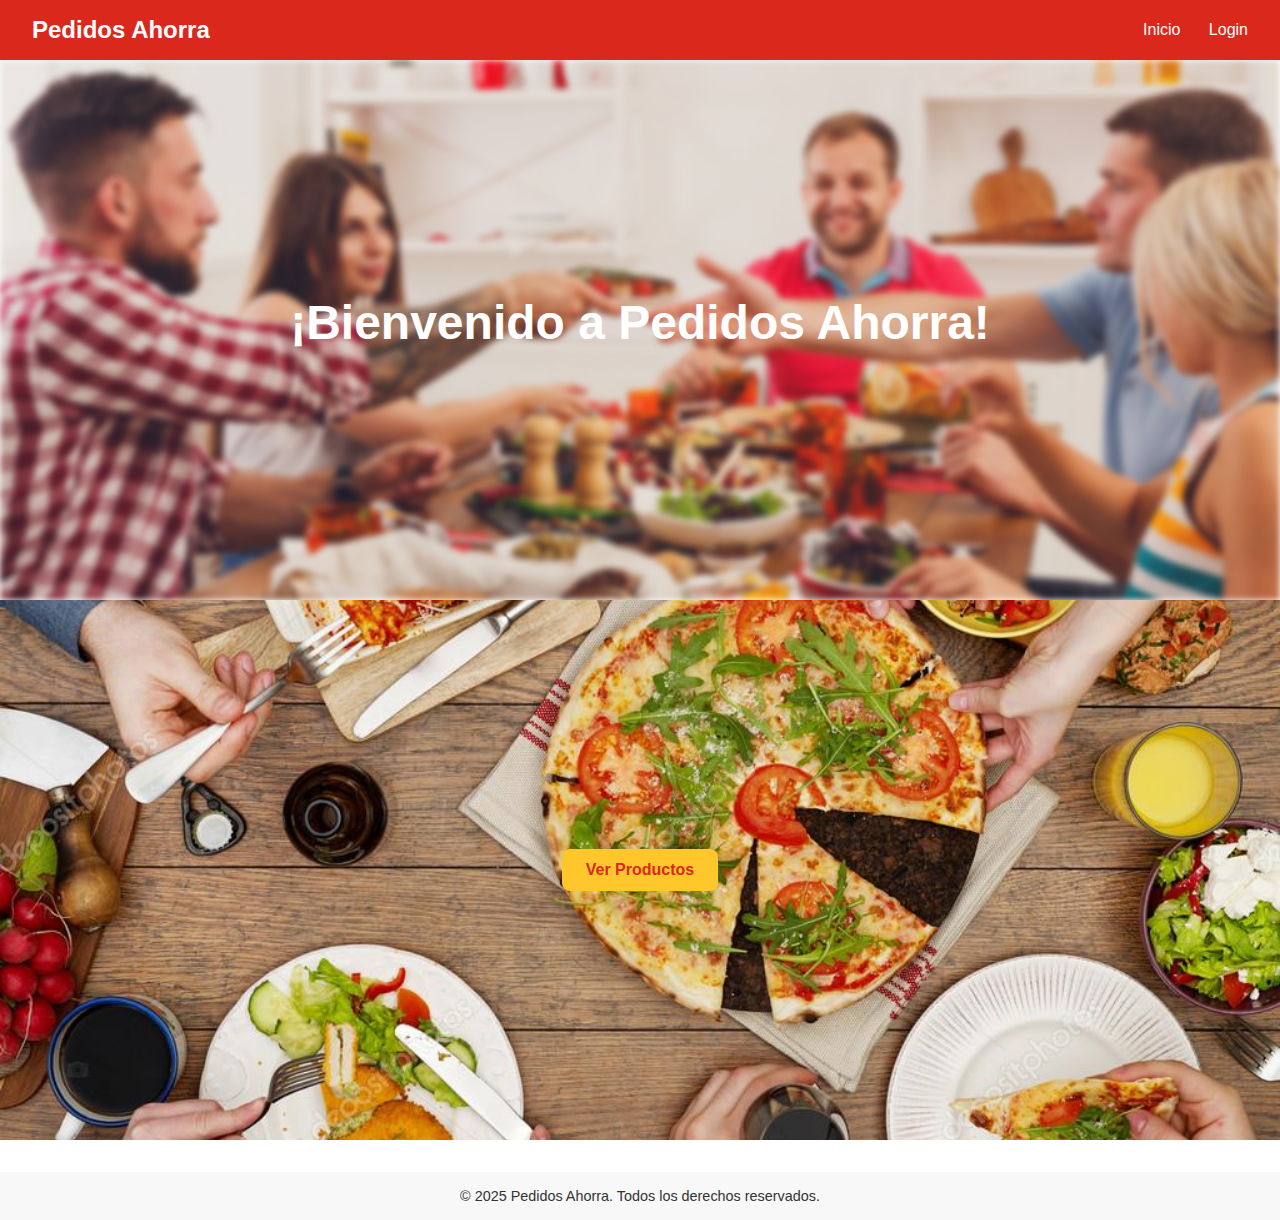
<file: Index.html>
<!DOCTYPE html>
<html lang="es">
<head>
  <meta charset="UTF-8">
  <meta name="viewport" content="width=device-width, initial-scale=1.0">
  <title>Este seria el menu principal</title>
  <link rel="stylesheet" href="main.css">
</head>
<body>
  <header>
    <div class="logo">Pedidos Ahorra</div>
    <button class="menu">☰</button>
    <nav>
      <a href="index.html">Inicio</a>
      <a href="login.html">Login</a>
    </nav>
  </header>

  <section class="titulo">
    <div class="titulo-contenido">
      <h1>¡Bienvenido a Pedidos Ahorra!</h1>
    </div>
  </section>

  <main>
    <section class="productos">
        <a href="productos.html">Ver Productos</a>
      </div>
    </section>
  </main>

  <footer>
    <p>&copy; 2025 Pedidos Ahorra. Todos los derechos reservados.</p>
  </footer>
</body>
</html>
</file>
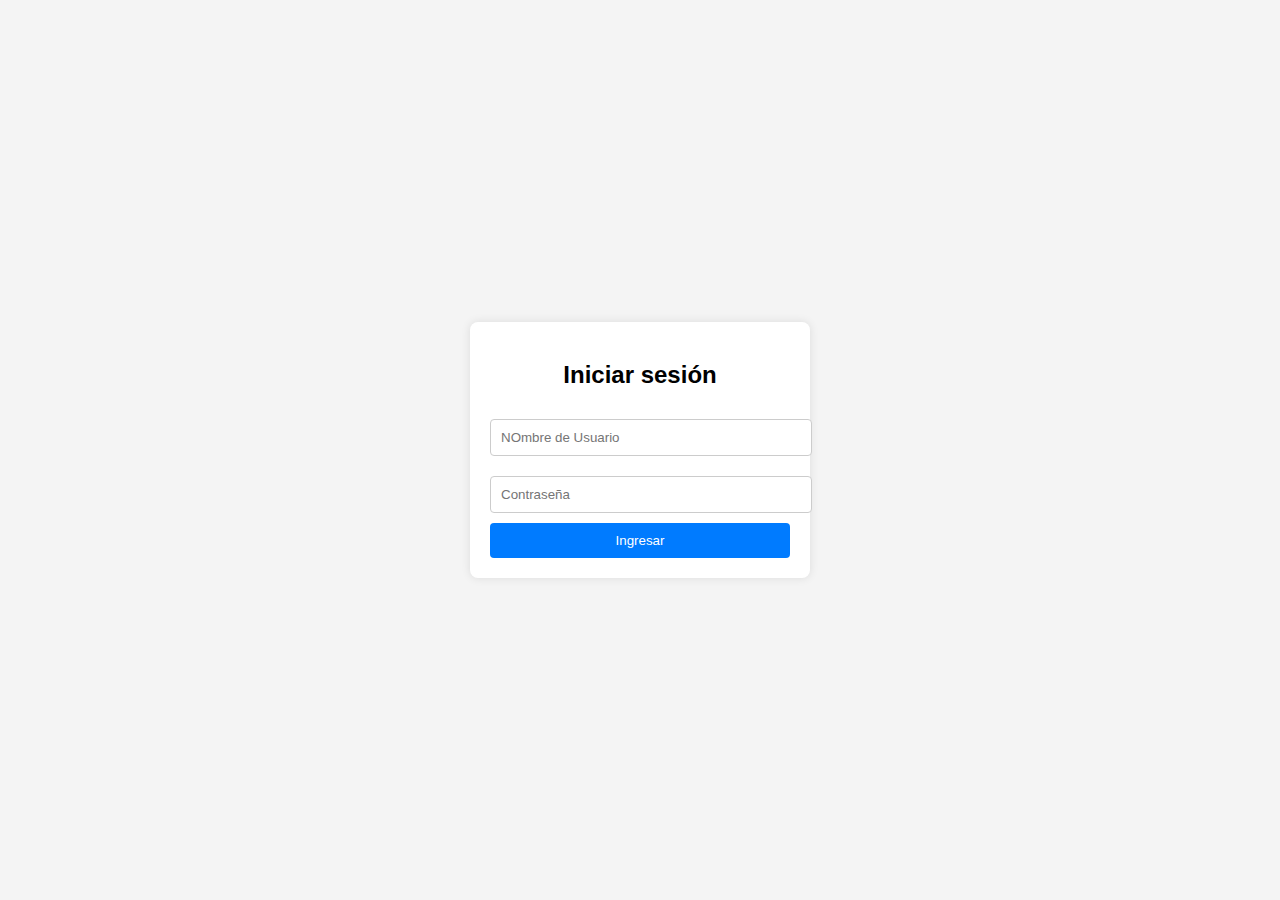
<file: Login.html>
<!DOCTYPE html>
<html lang="es">
<head>
    <meta charset="UTF-8">
    <title>Formulario de Login</title>
    <link rel="stylesheet" href="login.css">
</head>
<body>
    <div class="login-contenido">
        <h2>Iniciar sesión</h2>
        <form action="Index.html" method="POST">
            <input type="text" id="usuario" name="Usuario" placeholder="NOmbre de Usuario" required>
            <input type="password" id="Contraseña" name="Contraseña" placeholder="Contraseña" required>
            <button type="submit">Ingresar</button>
        </form>

    </div>
</body>
</html>
</file>
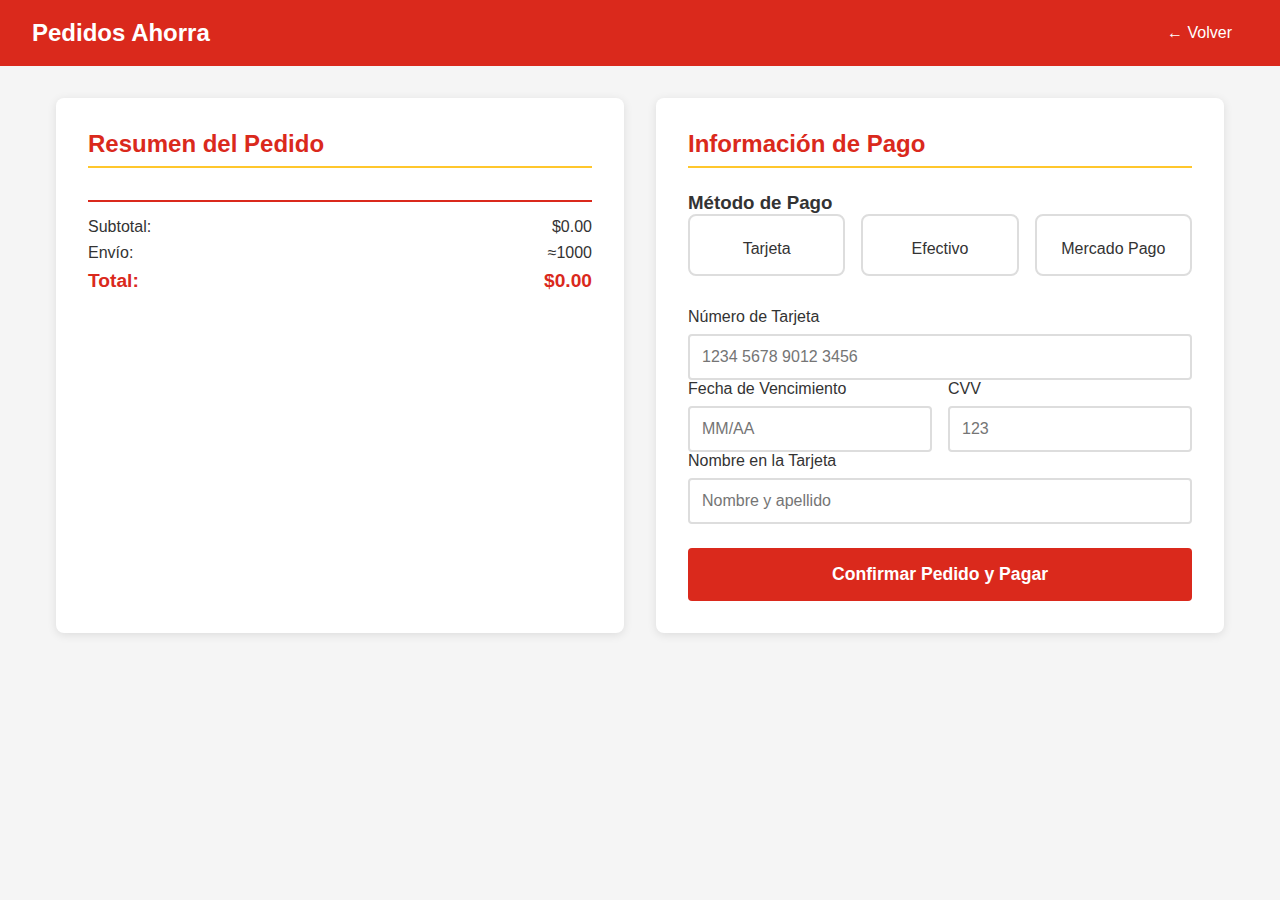
<file: pago.html>
<!DOCTYPE html>
<html lang="es">
<head>
  <meta charset="UTF-8">
  <meta name="viewport" content="width=device-width, initial-scale=1.0">
  <title>Pago - Pedidos Ahorra</title>
  <link rel="stylesheet" href="pago.css">

</head>
<body>
 <header>
    <div class="logo">Pedidos Ahorra</div>
    <button class="back-boton" onclick="window.history.back()">← Volver</button>
  </header>

  <div class="contenido-pago">
    <!-- Resumen del Pedido -->
    <div class="seccion">
      <h2>Resumen del Pedido</h2>
      <div id="resumen-pedido" class="resumen-pedido">
        
      </div>
      
      <div class="total-seccion">
        <div class="total-fila">
          <span>Subtotal:</span>
          <span id="subtotal">$0.00</span>
        </div>
        <div class="total-fila">
          <span>Envío:</span>
          <span id="envio">≈1000</span>
        </div>

        <div class="total-fila total-final">
          <span>Total:</span>
          <span id="total-final">$0.00</span>
        </div>
      </div>
    </div>

    <!-- Formulario de Pago -->
    <div class="seccion">
      <h2>Información de Pago</h2>
      
      <form id="pago-form">


        <!-- Método de Pago -->
        <div class="metodo-form">
          <h3>Método de Pago</h3>
          <div class="metodo-pago">
            <label class="pago-opcion" for="tarjeta">
              <input type="radio" id="tarjeta" name="metodo-pago" value="tarjeta" checked>
              <span class="pago-icono"></span>
              <span>Tarjeta</span>
            </label>
            
            <label class="pago-opcion" for="efectivo">
              <input type="radio" id="efectivo" name="metodo-pago" value="efectivo">
              <span class="pago-icono"></span>
              <span>Efectivo</span>
            </label>
            
            <label class="pago-opcion" for="mercado-pago">
              <input type="radio" id="mercado-pago" name="metodo-pago" value="mercado-pago">
              <span class="pago-icono" src="img/mp-logo.png"></span>
              <span>Mercado Pago</span>
            </label>
          </div>
        </div>

        <!-- Detalles de Tarjeta (temporal)-->
        <div id="detalles-tarjeta" class="detalles-tarjeta active">
          <div class="datos-form">
            <label for="numero-tarjeta">Número de Tarjeta</label>
            <input type="text" id="numero-tarjeta" name="numero-tarjeta" placeholder="1234 5678 9012 3456" maxlength="19">
          </div>
          
          <div class="form-fila">
            <div>
              <label for="expiracion">Fecha de Vencimiento</label>
              <input type="text" id="expiracion" name="expiracion" placeholder="MM/AA" maxlength="5">
            </div>
            <div>
              <label for="cvv">CVV</label>
              <input type="text" id="cvv" name="cvv" placeholder="123" maxlength="3">
            </div>
          </div>
          
          <div class="form-grupo">
            <label for="nombre-tarjeta">Nombre en la Tarjeta</label>
            <input type="text" id="nombre-tarjeta" name="nombre-tarjeta" placeholder="Nombre y apellido">
          </div>
        </div>



        <button type="submit" class="boton-pago" id="boton-pago">
          Confirmar Pedido y Pagar
        </button>
      </form>

      <div id="loading" class="loading">
        <div class="spinner"></div>
        <p>Procesando tu pedido...</p>
      </div>
    </div>
  </div>


<script src="pago.js"></script>
</body>
</html>
</file>
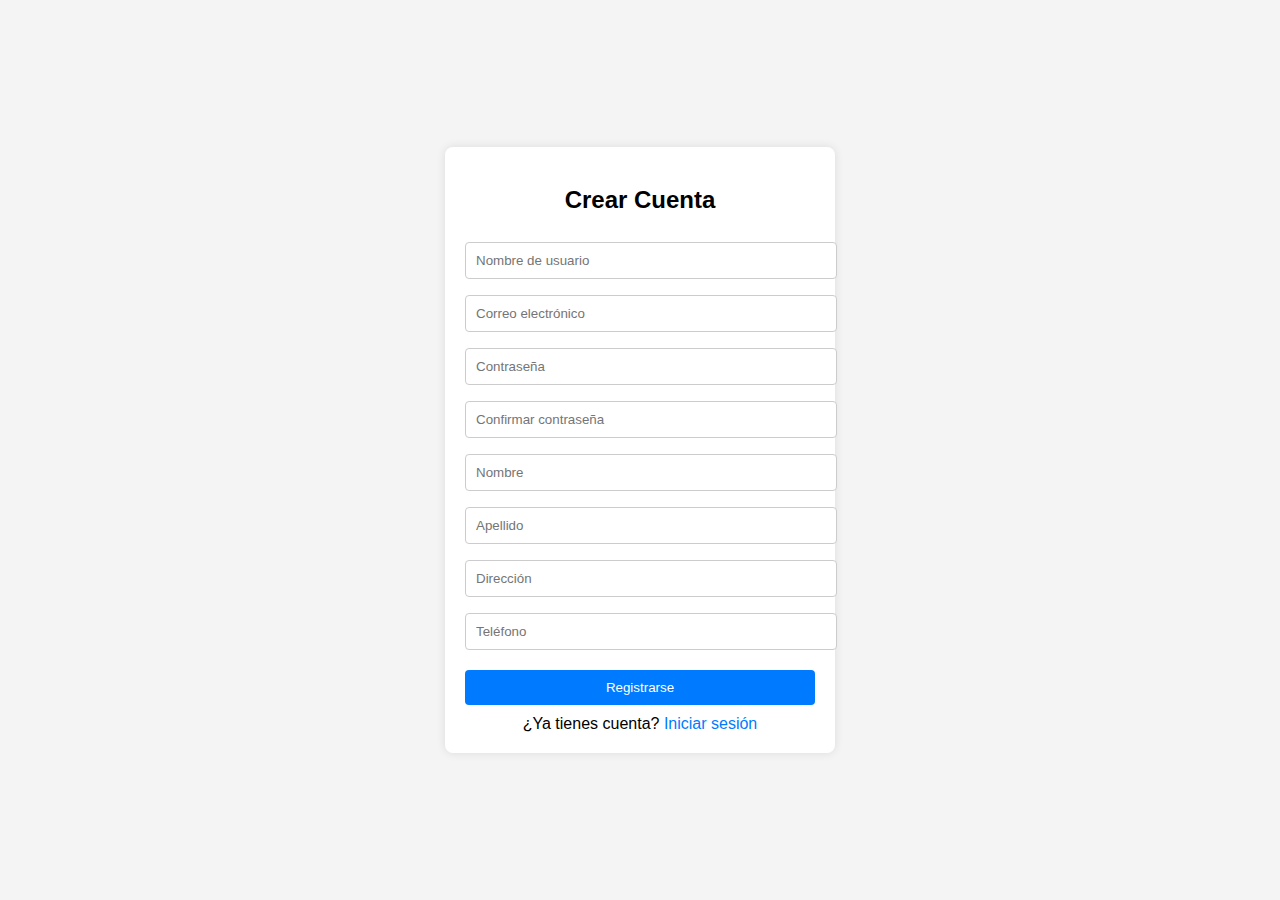
<file: register.html>
<!DOCTYPE html>
<html lang="es">
<head>
    <meta charset="UTF-8">
    <title>Registro de Usuario</title>
    <link rel="stylesheet" href="register.css">
</head>
<body>
    <div class="registro-contenido">
        <h2>Crear Cuenta</h2>
        <form action="procesar_registro.html" method="POST">
            <input type="text" id="usuario" name="usuario" placeholder="Nombre de usuario" required>
            
            <input type="email" id="email" name="email" placeholder="Correo electrónico" required>
            
            <input type="password" id="contraseña" name="contraseña" placeholder="Contraseña" required>
            
            <input type="password" id="confirmar-contraseña" name="confirmar-contraseña" placeholder="Confirmar contraseña" required>
            
            <input type="text" id="nombre" name="nombre" placeholder="Nombre" required>
            
            <input type="text" id="apellido" name="apellido" placeholder="Apellido" required>
            
            <input type="text" id="direccion" name="direccion" placeholder="Dirección" required>
            
            <input type="tel" id="telefono" name="telefono" placeholder="Teléfono" required>
            
            <button type="submit">Registrarse</button>
        </form>
        <div class="login-link">
            ¿Ya tienes cuenta? <a href="login.html">Iniciar sesión</a>
        </div>
    </div>
</body>
</html>
</file>
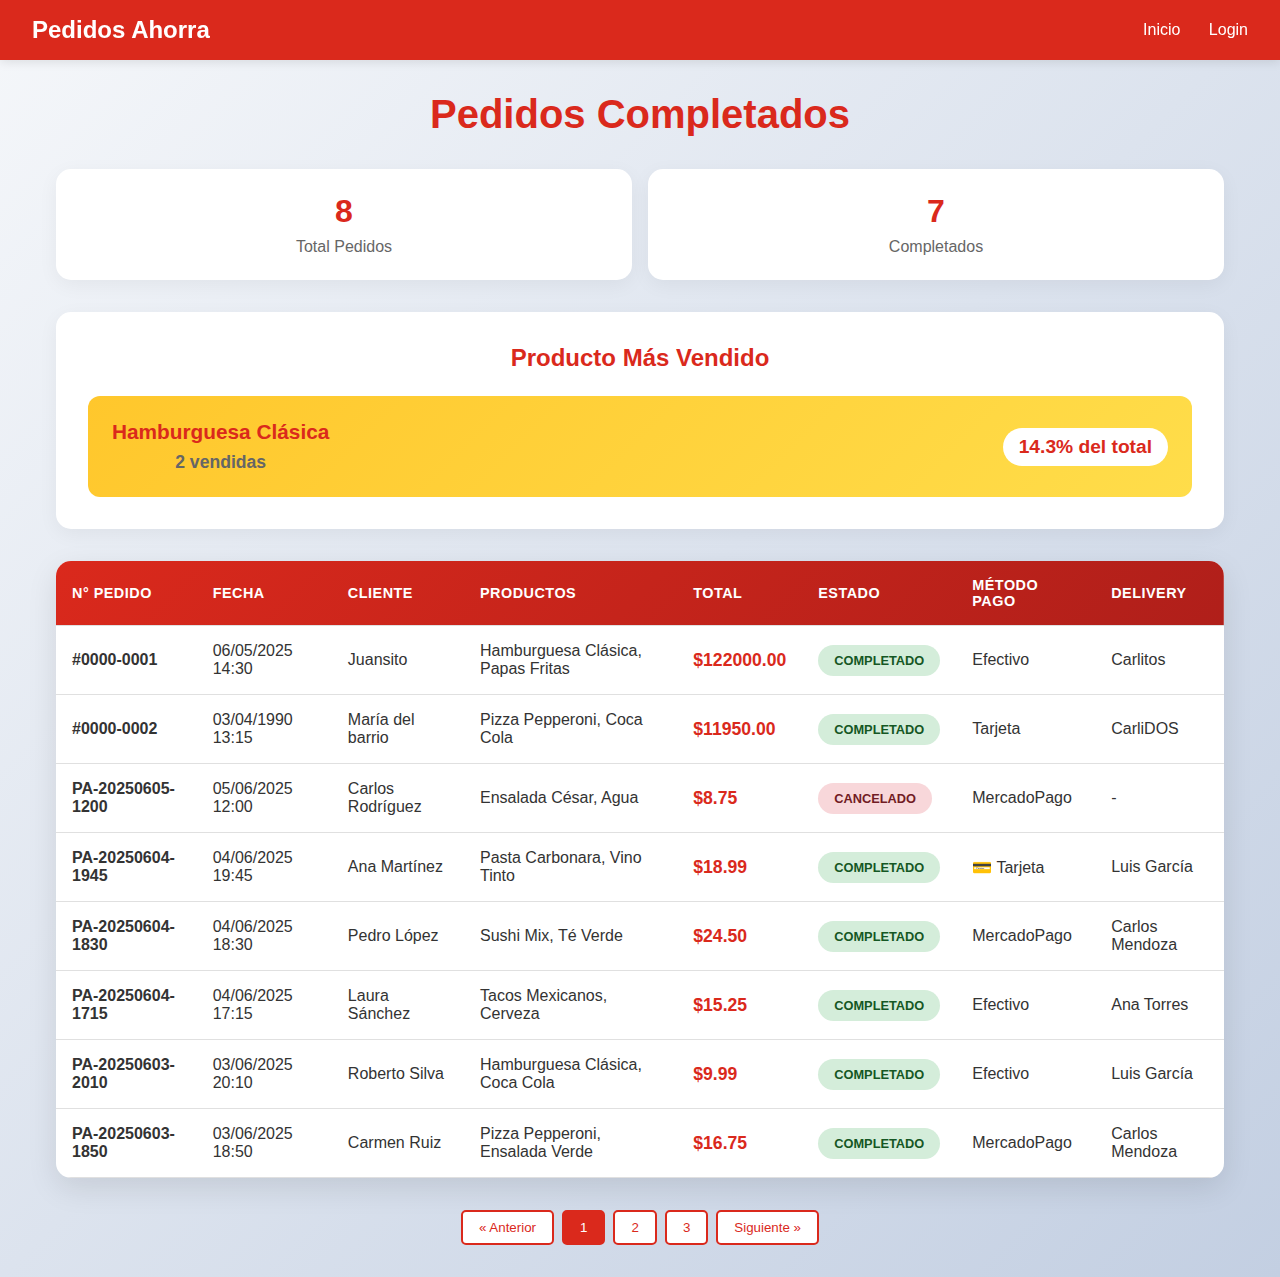
<file: reporte.html>
<!DOCTYPE html>
<html lang="es">
<head>
  <meta charset="UTF-8">
  <meta name="viewport" content="width=device-width, initial-scale=1.0">
  <title>Pedidos Completados - Pedidos Ahorra</title>
  <link rel="stylesheet" href="reporte.css">

</head>
<body>
  <header>
    <div class="logo">Pedidos Ahorra</div>
    <button class="menu">☰</button>
    <nav>
      <a href="index.html">Inicio</a>
 <!--     <a href="productos.html">Productos</a>
      <a href="pedidos-completados.html">Pedidos</a>
    -->     
      <a href="login.html">Login</a>
    </nav>
  </header>

  <div class="contenedor">
    <h1 class="pagina-titulo">Pedidos Completados</h1>



    <!-- Estadísticas -->
    <div class="estadisticas">
      <div class="carta-estadistica">
        <div class="numero-estadistica" id="total-pedidos">156</div>
        <div class="texto-estadistica">Total Pedidos</div>
      </div>
      <div class="carta-estadistica">
        <div class="numero-estadistica" id="pedidos-completados">142</div>
        <div class="texto-estadistica">Completados</div>
      </div>
    </div>

    <!-- Producto más vendido -->
    <div class="producto-mas-vendido">
      <h3> Producto Más Vendido</h3>
      <div class="producto-destacado">
        <div class="producto-info">
          <span class="producto-nombre" id="producto-top">Hamburguesa Clásica</span>
          <span class="producto-cantidad" id="producto-cantidad">23 vendidas</span>
        </div>
        <div class="producto-porcentaje" id="producto-porcentaje">16.2% del total</div>
      </div>
    </div>

    <!-- Tabla de pedidos -->
    <div class="tabla-contenedor">
      <table id="tabla-pedidos">
        <thead>
          <tr>
            <th>N° Pedido</th>
            <th>Fecha</th>
            <th>Cliente</th>
            <th>Productos</th>
            <th>Total</th>
            <th>Estado</th>
            <th>Método Pago</th>
            <th>Delivery</th>
          </tr>
        </thead>
        <tbody id="tabla-body">
          <!-- Los datos se cargarán con JavaScript -->
        </tbody>
      </table>
    </div>

    <!-- Paginación -->
    <div class="paginas">
      <button onclick="cambiarPagina(-1)">« Anterior</button>
      <button class="activo">1</button>
      <button onclick="cambiarPagina(1)">2</button>
      <button onclick="cambiarPagina(1)">3</button>
      <button onclick="cambiarPagina(1)">Siguiente »</button>
    </div>
  </div>

  <script>
    // Datos de ejemplo
    const pedidosData = [
      {
        id: '#0000-0001',
        fecha: '05/06/2025',
        hora: '14:30',
        cliente: 'Juansito',
        productos: ['Hamburguesa Clásica', 'Papas Fritas'],
        total: 122000,
        estado: 'completado',
        metodoPago: 'Efectivo',
        delivery: 'Carlitos'
      },
      {
        id: '#0000-0002',
        fecha: '04/03/1990',
        hora: '13:15',
        cliente: 'María del barrio',
        productos: ['Pizza Pepperoni', 'Coca Cola'],
        total: 11950,
        estado: 'completado',
        metodoPago: 'Tarjeta',
        delivery: 'CarliDOS'
      },
      {
        id: 'PA-20250605-1200',
        fecha: '2025-06-05',
        hora: '12:00',
        cliente: 'Carlos Rodríguez',
        productos: ['Ensalada César', 'Agua'],
        total: 8.75,
        estado: 'cancelado',
        metodoPago: 'MercadoPago',
        delivery: '-'
      },
      {
        id: 'PA-20250604-1945',
        fecha: '2025-06-04',
        hora: '19:45',
        cliente: 'Ana Martínez',
        productos: ['Pasta Carbonara', 'Vino Tinto'],
        total: 18.99,
        estado: 'completado',
        metodoPago: '💳 Tarjeta',
        delivery: 'Luis García'
      },
      {
        id: 'PA-20250604-1830',
        fecha: '2025-06-04',
        hora: '18:30',
        cliente: 'Pedro López',
        productos: ['Sushi Mix', 'Té Verde'],
        total: 24.50,
        estado: 'completado',
        metodoPago: 'MercadoPago',
        delivery: 'Carlos Mendoza'
      },
      {
        id: 'PA-20250604-1715',
        fecha: '2025-06-04',
        hora: '17:15',
        cliente: 'Laura Sánchez',
        productos: ['Tacos Mexicanos', 'Cerveza'],
        total: 15.25,
        estado: 'completado',
        metodoPago: 'Efectivo',
        delivery: 'Ana Torres'
      },
      {
        id: 'PA-20250603-2010',
        fecha: '2025-06-03',
        hora: '20:10',
        cliente: 'Roberto Silva',
        productos: ['Hamburguesa Clásica', 'Coca Cola'],
        total: 9.99,
        estado: 'completado',
        metodoPago: 'Efectivo',
        delivery: 'Luis García'
      },
      {
        id: 'PA-20250603-1850',
        fecha: '2025-06-03',
        hora: '18:50',
        cliente: 'Carmen Ruiz',
        productos: ['Pizza Pepperoni', 'Ensalada Verde'],
        total: 16.75,
        estado: 'completado',
        metodoPago: 'MercadoPago',
        delivery: 'Carlos Mendoza'
      }
    ];

    let paginaActual = 1;
    const pedidosPorPagina = 10;
    let pedidosFiltrados = [...pedidosData];

    // Cargar datos iniciales
    function cargarPedidos() {
      const tbody = document.getElementById('tabla-body');
      const inicio = (paginaActual - 1) * pedidosPorPagina;
      const fin = inicio + pedidosPorPagina;
      const pedidosPagina = pedidosFiltrados.slice(inicio, fin);

      let html = '';
      pedidosPagina.forEach(pedido => {
        const estadoClass = pedido.estado === 'completado' ? 'completado' : 'cancelado';
        const productosTexto = pedido.productos.join(', ');
        
        html += `
          <tr>
            <td><strong>${pedido.id}</strong></td>
            <td>${formatearFecha(pedido.fecha)} ${pedido.hora}</td>
            <td>${pedido.cliente}</td>
            <td>${productosTexto}</td>
            <td class="total">$${pedido.total.toFixed(2)}</td>
            <td><span class="status ${estadoClass}">${pedido.estado.toUpperCase()}</span></td>
            <td>${pedido.metodoPago}</td>
            <td>${pedido.delivery}</td>
          </tr>
        `;
      });

      tbody.innerHTML = html;
      actualizarEstadisticas();
    }

    // Formatear fecha
    function formatearFecha(fecha) {
      const date = new Date(fecha);
      return date.toLocaleDateString('es-ES', {
        day: '2-digit',
        month: '2-digit',
        year: 'numeric'
      });
    }

    // Actualizar estadísticas y producto más vendido
    function actualizarEstadisticas() {
      const completados = pedidosFiltrados.filter(p => p.estado === 'completado').length;

      document.getElementById('total-pedidos').textContent = pedidosFiltrados.length;
      document.getElementById('pedidos-completados').textContent = completados;
      
      // Calcular producto más vendido
      calcularProductoMasVendido();
    }

    // Calcular producto más vendido
    function calcularProductoMasVendido() {
      const contadorProductos = {};
      let totalProductos = 0;

      pedidosFiltrados
        .filter(p => p.estado === 'completado')
        .forEach(pedido => {
          pedido.productos.forEach(producto => {
            contadorProductos[producto] = (contadorProductos[producto] || 0) + 1;
            totalProductos++;
          });
        });

      // Encontrar el producto más vendido
      let productoMasVendido = '';
      let maxVentas = 0;

      for (const [producto, cantidad] of Object.entries(contadorProductos)) {
        if (cantidad > maxVentas) {
          maxVentas = cantidad;
          productoMasVendido = producto;
        }
      }

      // Actualizar la UI
      if (productoMasVendido) {
        const porcentaje = ((maxVentas / totalProductos) * 100).toFixed(1);
        document.getElementById('producto-top').textContent = productoMasVendido;
        document.getElementById('producto-cantidad').textContent = `${maxVentas} vendidas`;
        document.getElementById('producto-porcentaje').textContent = `${porcentaje}% del total`;
      }
    }

    // Filtrar pedidos
    function filtrarPedidos() {
      // Como eliminamos los filtros, mantenemos todos los pedidos
      pedidosFiltrados = [...pedidosData];
      paginaActual = 1;
      cargarPedidos();
    }

    // Ver detalle del pedido
    function verDetalle(idPedido) {
      const pedido = pedidosData.find(p => p.id === idPedido);
      alert(`Detalles del pedido ${idPedido}:\n\n` +
            `Cliente: ${pedido.cliente}\n` +
            `Productos: ${pedido.productos.join(', ')}\n` +
            `Total: ${pedido.total.toFixed(2)}\n` +
            `Estado: ${pedido.estado.toUpperCase()}\n` +
            `Delivery: ${pedido.delivery}`);
    }

    // Cambiar página
    function cambiarPagina(direccion) {
      const totalPaginas = Math.ceil(pedidosFiltrados.length / pedidosPorPagina);
      
      if (direccion > 0 && paginaActual < totalPaginas) {
        paginaActual++;
      } else if (direccion < 0 && paginaActual > 1) {
        paginaActual--;
      }
      
      cargarPedidos();
    }

    // Inicializar página
    document.addEventListener('DOMContentLoaded', function() {
      // Cargar pedidos iniciales
      cargarPedidos();
    });
  </script>
</body>
</html>
</file>
<file: main.css>
* { margin: 0; padding: 0; box-sizing: border-box; }

    :root {
      --primary-color: #DA291C;  
      --secondary-color: #FFC72C; 
      --font-family: 'Segoe UI', Tahoma, Geneva, Verdana, sans-serif;
    }

    body {
      font-family: var(--font-family);
      color: #333;
    }

    header {
      background-color: var(--primary-color);
      color: #fff;
      display: flex;
      align-items: center;
      justify-content: space-between;
      padding: 1rem 2rem;
      position: sticky;
      top: 0;
      z-index: 10;
    }
    .logo {
      font-size: 1.5rem;
      font-weight: bold;
    }
    nav a {
      color: #fff;
      text-decoration: none;
      margin-left: 1.5rem;
      font-weight: 500;
    }
    .menu {
      display: none;
      background: none;
      border: none;
      font-size: 1.5rem;
      color: #fff;
    }

    .titulo {
      height: 60vh;
      display: flex;
      align-items: center;
      justify-content: center;
      position: relative;
    }

    .titulo::before {
      background-image: url('img/GenteFeliz.jpg');
      background-size: cover;
      background-position: center;
      background-repeat: no-repeat;
      filter: blur(3px);
      content: '';
      position: absolute;
      inset: 0;
    }

    .titulo-contenido h1 {
      position: relative;
      text-align: center;
      color: #fff;
      font-size: 3rem;
      margin-bottom: 1rem;
    }

    .productos {
      background: url('img/MainComida.jpg') center/cover no-repeat;
      height: 60vh;
      display: flex;
      align-items: center;
      justify-content: center;
      position: relative;
    }


    .productos a {
      background-color: var(--secondary-color);
      color: var(--primary-color);
      padding: 0.75rem 1.5rem;
      text-decoration: none;
      font-size: 1rem;
      font-weight: bold;
      border-radius: 0.5rem;
    }


    footer {
      background-color: #f8f8f8;
      text-align: center;
      padding: 1rem;
      margin-top: 2rem;
      font-size: 0.9rem;
    }

    /* Para pagina pequeña */
    @media (max-width: 768px) {
      nav { display: none; }
      .menu-toggle { display: block; }
    }
</file>
<file: login.css>
body {
    font-family: Arial, sans-serif;
    background-color: #f4f4f4;
    display: flex;
    justify-content: center;
    align-items: center;
    height: 100vh;
    margin: 0;
}

.login-contenido {
    background-color: #fff;
    padding: 20px;
    border-radius: 8px;
    box-shadow: 0 0 10px rgba(0, 0, 0, 0.1);
    width: 300px;
}

h2 {
    text-align: center;
    margin-bottom: 20px;
}

input {
    width: 100%;
    padding: 10px;
    margin: 10px 0;
    border: 1px solid #ccc;
    border-radius: 4px;
}

button {
    width: 100%;
    padding: 10px;
    background-color: #007bff;
    color: white;
    border: none;
    border-radius: 4px;
    cursor: pointer;
}

button:hover {
    background-color: #0056b3;
}
</file>
<file: pago.css>
* { 
      margin: 0; 
      padding: 0; 
      box-sizing: border-box; 
    }

    :root {
      --primary-color: #DA291C;
      --secondary-color: #FFC72C; 
      --font-family: 'Segoe UI', Tahoma, Geneva, Verdana, sans-serif;
    }

    body {
      font-family: var(--font-family);
      background-color: #f5f5f5;
      color: #333;
    }

    header {
      background-color: var(--primary-color);
      color: #fff;
      display: flex;
      align-items: center;
      justify-content: space-between;
      padding: 1rem 2rem;
      position: sticky;
      top: 0;
      z-index: 10;
    }

    .logo {
      font-size: 1.5rem;
      font-weight: bold;
    }

    .back-boton {
      background: none;
      border: none;
      color: #fff;
      font-size: 1rem;
      cursor: pointer;
      padding: 0.5rem 1rem;
      border-radius: 4px;
      transition: background-color 0.3s;
    }

    .back-boton:hover {
      background-color: rgba(255, 255, 255, 0.1);
    }

    .contenido-pago {
      max-width: 1200px;
      margin: 2rem auto;
      padding: 0 1rem;
      display: grid;
      grid-template-columns: 1fr 1fr;
      gap: 2rem;
    }

    .seccion {
      background: white;
      padding: 2rem;
      border-radius: 8px;
      box-shadow: 0 2px 10px rgba(0, 0, 0, 0.1);
    }

    .seccion h2 {
      margin-bottom: 1.5rem;
      color: var(--primary-color);
      border-bottom: 2px solid var(--secondary-color);
      padding-bottom: 0.5rem;
    }

    .resumen-pedido {
      margin-bottom: 2rem;
    }

    .item-pedido {
      display: flex;
      align-items: center;
      padding: 1rem 0;
      border-bottom: 1px solid #eee;
    }

    .item-imagen {
      width: 60px;
      height: 60px;
      margin-right: 1rem;
      border-radius: 8px;
      object-fit: cover;
    }

    .item-detalle {
      flex: 1;
    }

    .item-nombre {
      font-weight: 600;
      margin-bottom: 0.25rem;
    }

    .item-precio {
      color: #666;
      font-size: 0.9rem;
    }

    .total-seccion {
      border-top: 2px solid var(--primary-color);
      padding-top: 1rem;
      margin-top: 1rem;
    }

    .total-fila {
      display: flex;
      justify-content: space-between;
      margin-bottom: 0.5rem;
    }

    .total-final {
      font-size: 1.2rem;
      font-weight: bold;
      color: var(--primary-color);
    }

    .form-grupo {
      margin-bottom: 1.5rem;
    }

    .form-fila {
      display: grid;
      grid-template-columns: 1fr 1fr;
      gap: 1rem;
    }

    label {
      display: block;
      margin-bottom: 0.5rem;
      font-weight: 500;
      color: #333;
    }

    input, select, textarea {
      width: 100%;
      padding: 0.75rem;
      border: 2px solid #ddd;
      border-radius: 4px;
      font-size: 1rem;
      transition: border-color 0.3s;
    }

    input:focus, select:focus, textarea:focus {
      outline: none;
      border-color: var(--primary-color);
    }

    .metodo-pago {
      display: grid;
      grid-template-columns: repeat(auto-fit, minmax(150px, 1fr));
      gap: 1rem;
      margin-bottom: 1.5rem;
    }

    .pago-opcion {
      border: 2px solid #ddd;
      border-radius: 8px;
      padding: 1rem;
      text-align: center;
      cursor: pointer;
      transition: all 0.3s;
      position: relative;
    }

    .pago-opcion:hover {
      border-color: var(--primary-color);
      background-color: #f9f9f9;
    }

    .pago-opcion.selected {
      border-color: var(--primary-color);
      background-color: #fff5f5;
    }

    .pago-opcion input[type="radio"] {
      position: absolute;
      opacity: 0;
      width: 0;
      height: 0;
    }

    .pago-icono {
      font-size: 2rem;
      margin-bottom: 0.5rem;
      display: block;
    }

    .detalles-tarjeta {
      display: none;
      margin-top: 1rem;
    }

    .detalles-tarjeta.active {
      display: block;
    }

    .boton-pago {
      width: 100%;
      padding: 1rem;
      background-color: var(--primary-color);
      color: white;
      border: none;
      border-radius: 4px;
      font-size: 1.1rem;
      font-weight: 600;
      cursor: pointer;
      transition: background-color 0.3s;
    }

    .boton-pago:hover {
      background-color: #b01f1a;
    }

    .boton-pago:disabled {
      background-color: #ccc;
      cursor: not-allowed;
    }

    .carro-vacio {
      text-align: center;
      padding: 3rem;
      color: #666;
    }

    .carro-vacio-icono {
      font-size: 4rem;
      margin-bottom: 1rem;
      color: #ddd;
    }

    @media (max-width: 768px) {
      .contenido {
        grid-template-columns: 1fr;
        gap: 1rem;
        margin: 1rem auto;
      }
      
      .seccion {
        padding: 1rem;
      }
      
      .form-fila {
        grid-template-columns: 1fr;
      }
      
      .metodo-pago {
        grid-template-columns: 1fr;
      }
    }

    .loading {
      display: none;
      text-align: center;
      padding: 2rem;
    }

    .loading.active {
      display: block;
    }

    .spinner {
      border: 4px solid #f3f3f3;
      border-top: 4px solid var(--primary-color);
      border-radius: 50%;
      width: 40px;
      height: 40px;
      animation: spin 1s linear infinite;
      margin: 0 auto 1rem;
    }

    @keyframes spin {
      0% { transform: rotate(0deg); }
      100% { transform: rotate(360deg); }
    }
</file>
<file: register.css>
body {
    font-family: Arial, sans-serif;
    background-color: #f4f4f4;
    display: flex;
    justify-content: center;
    align-items: center;
    height: 100vh;
    margin: 0;
  }
  
  .registro-contenido {
    background-color: #fff;
    padding: 20px;
    border-radius: 8px;
    box-shadow: 0 0 10px rgba(0, 0, 0, 0.1);
  
    width: 350px;
  }
  
  h2 {
    text-align: center;
    margin-bottom: 20px;
  }
  
  input {
    width: 100%;
    padding: 10px;
    margin: 8px 0;
    border: 1px solid #ccc;
    border-radius: 4px;
  }
  
  button {
    width: 100%;
    padding: 10px;
    background-color: #007bff;
    color: white;
    border: none;
    border-radius: 4px;
    cursor: pointer;
    margin-top: 12px;
  }
  
  button:hover {
    background-color: #0056b3;
  }
  
  .login-link {
    text-align: center;
    margin-top: 10px;
  }
  
  .login-link a {
    color: #007bff;
    text-decoration: none;
  }
  
  .login-link a:hover {
    text-decoration: underline;
  }
</file>
<file: reporte.css>
/* Reset básico */
    * { 
      margin: 0; 
      padding: 0; 
      box-sizing: border-box; 
    }

    /* Variables de color */
    :root {
      --primary-color: #DA291C;  
      --secondary-color: #FFC72C; 
      --success-color: #28a745;
      --font-family: 'Segoe UI', Tahoma, Geneva, Verdana, sans-serif;
    }

    body {
      font-family: var(--font-family);
      color: #333;
      background: linear-gradient(135deg, #f5f7fa 0%, #c3cfe2 100%);
      min-height: 100vh;
    }

    /* Header */
    header {
      background-color: var(--primary-color);
      color: #fff;
      display: flex;
      align-items: center;
      justify-content: space-between;
      padding: 1rem 2rem;
      position: sticky;
      top: 0;
      z-index: 10;
      box-shadow: 0 2px 10px rgba(0,0,0,0.1);
    }

    .logo {
      font-size: 1.5rem;
      font-weight: bold;
    }

    nav a {
      color: #fff;
      text-decoration: none;
      margin-left: 1.5rem;
      font-weight: 500;
      transition: color 0.3s;
    }

    nav a:hover {
      color: var(--secondary-color);
    }

    .menu {
      display: none;
      background: none;
      border: none;
      font-size: 1.5rem;
      color: #fff;
      cursor: pointer;
    }

    /* Contenido principal */
    .contenedor {
      max-width: 1200px;
      margin: 2rem auto;
      padding: 0 1rem;
    }

    .pagina-titulo {
      text-align: center;
      color: var(--primary-color);
      font-size: 2.5rem;
      margin-bottom: 2rem;
      font-weight: bold;
    }

    /* Filtros */
    .filters {
      background: white;
      padding: 1.5rem;
      border-radius: 15px;
      box-shadow: 0 5px 20px rgba(0,0,0,0.05);
      margin-bottom: 2rem;
    }

    .filter-row {
      display: flex;
      gap: 1rem;
      align-items: center;
      flex-wrap: wrap;
    }

    .filter-group {
      display: flex;
      flex-direction: column;
      gap: 0.5rem;
    }

    .filter-group label {
      font-weight: 600;
      color: var(--primary-color);
    }

    .filter-group input,
    .filter-group select {
      padding: 0.5rem;
      border: 2px solid #e0e0e0;
      border-radius: 8px;
      font-size: 1rem;
      transition: border-color 0.3s;
    }

    .filter-group input:focus,
    .filter-group select:focus {
      outline: none;
      border-color: var(--primary-color);
    }

    .btn-filter {
      background-color: var(--primary-color);
      color: white;
      padding: 0.75rem 1.5rem;
      border: none;
      border-radius: 8px;
      cursor: pointer;
      font-weight: 600;
      transition: background-color 0.3s;
      align-self: flex-end;
    }

    .btn-filter:hover {
      background-color: #b01f1a;
    }

    /* Estadísticas */
    .estadisticas {
      display: grid;
      grid-template-columns: repeat(auto-fit, minmax(200px, 1fr));
      gap: 1rem;
      margin-bottom: 2rem;
    }

    .carta-estadistica {
      background: white;
      padding: 1.5rem;
      border-radius: 15px;
      text-align: center;
      box-shadow: 0 5px 20px rgba(0,0,0,0.05);
      transition: transform 0.3s;
    }

    .carta-estadistica:hover {
      transform: translateY(-5px);
    }

    .numero-estadistica {
      font-size: 2rem;
      font-weight: bold;
      color: var(--primary-color);
      margin-bottom: 0.5rem;
    }

    .texto-estadistica {
      color: #666;
      font-weight: 500;
    }

    /* Tabla */
    .tabla-contenedor {
      background: white;
      border-radius: 15px;
      overflow: hidden;
      box-shadow: 0 10px 30px rgba(0,0,0,0.1);
    }

    table {
      width: 100%;
      border-collapse: collapse;
    }

    thead {
      background: linear-gradient(135deg, var(--primary-color), #b01f1a);
      color: white;
    }

    th, td {
      padding: 1rem;
      text-align: left;
      border-bottom: 1px solid #e0e0e0;
    }

    th {
      font-weight: 600;
      font-size: 0.9rem;
      text-transform: uppercase;
      letter-spacing: 0.5px;
    }

    tbody tr {
      transition: background-color 0.3s;
    }

    tbody tr:hover {
      background-color: #f8f9fa;
    }

    .status {
      padding: 0.5rem 1rem;
      border-radius: 20px;
      font-size: 0.8rem;
      font-weight: 600;
      text-align: center;
    }

    .status.completado {
      background-color: #d4edda;
      color: #155724;
    }

    .status.cancelado {
      background-color: #f8d7da;
      color: #721c24;
    }

    .total {
      font-weight: bold;
      color: var(--primary-color);
      font-size: 1.1rem;
    }

    /* Producto más vendido */
    .producto-mas-vendido {
      background: white;
      border-radius: 15px;
      padding: 2rem;
      box-shadow: 0 5px 20px rgba(0,0,0,0.05);
      margin-bottom: 2rem;
      text-align: center;
    }

    .producto-mas-vendido h3 {
      color: var(--primary-color);
      font-size: 1.5rem;
      margin-bottom: 1.5rem;
    }

    .producto-destacado {
      background: linear-gradient(135deg, var(--secondary-color), #ffdd4a);
      padding: 1.5rem;
      border-radius: 12px;
      display: flex;
      justify-content: space-between;
      align-items: center;
    }

    .producto-info {
      display: flex;
      flex-direction: column;
      gap: 0.5rem;
    }

    .producto-nombre {
      font-size: 1.3rem;
      font-weight: bold;
      color: var(--primary-color);
    }

    .producto-cantidad {
      font-size: 1.1rem;
      color: #666;
      font-weight: 600;
    }

    .producto-porcentaje {
      font-size: 1.2rem;
      font-weight: bold;
      color: var(--primary-color);
      background: white;
      padding: 0.5rem 1rem;
      border-radius: 20px;
    }

    /* Paginación */
    .paginas {
      display: flex;
      justify-content: center;
      align-items: center;
      gap: 0.5rem;
      margin-top: 2rem;
    }

    .paginas button {
      padding: 0.5rem 1rem;
      border: 2px solid var(--primary-color);
      background: white;
      color: var(--primary-color);
      border-radius: 5px;
      cursor: pointer;
      transition: all 0.3s;
    }

    .paginas button:hover,
    .paginas button.activo {
      background: var(--primary-color);
      color: white;
    }

    .paginas button:disabled {
      opacity: 0.5;
      cursor: not-allowed;
    }

    /* Responsive */
    @media (max-width: 1024px) {
      .tabla-contenedor {
        overflow-x: auto;
      }
      
      table {
        min-width: 800px;
      }
    }

    @media (max-width: 768px) {
      nav { display: none; }
      .menu { display: block; }
      
      .contenedor {
        margin: 1rem auto;
        padding: 0 0.5rem;
      }
      
      .pagina-titulo {
        font-size: 2rem;
      }
      
      .filter-row {
        flex-direction: column;
      }
      
      .filter-group {
        width: 100%;
      }
    }
</file>
